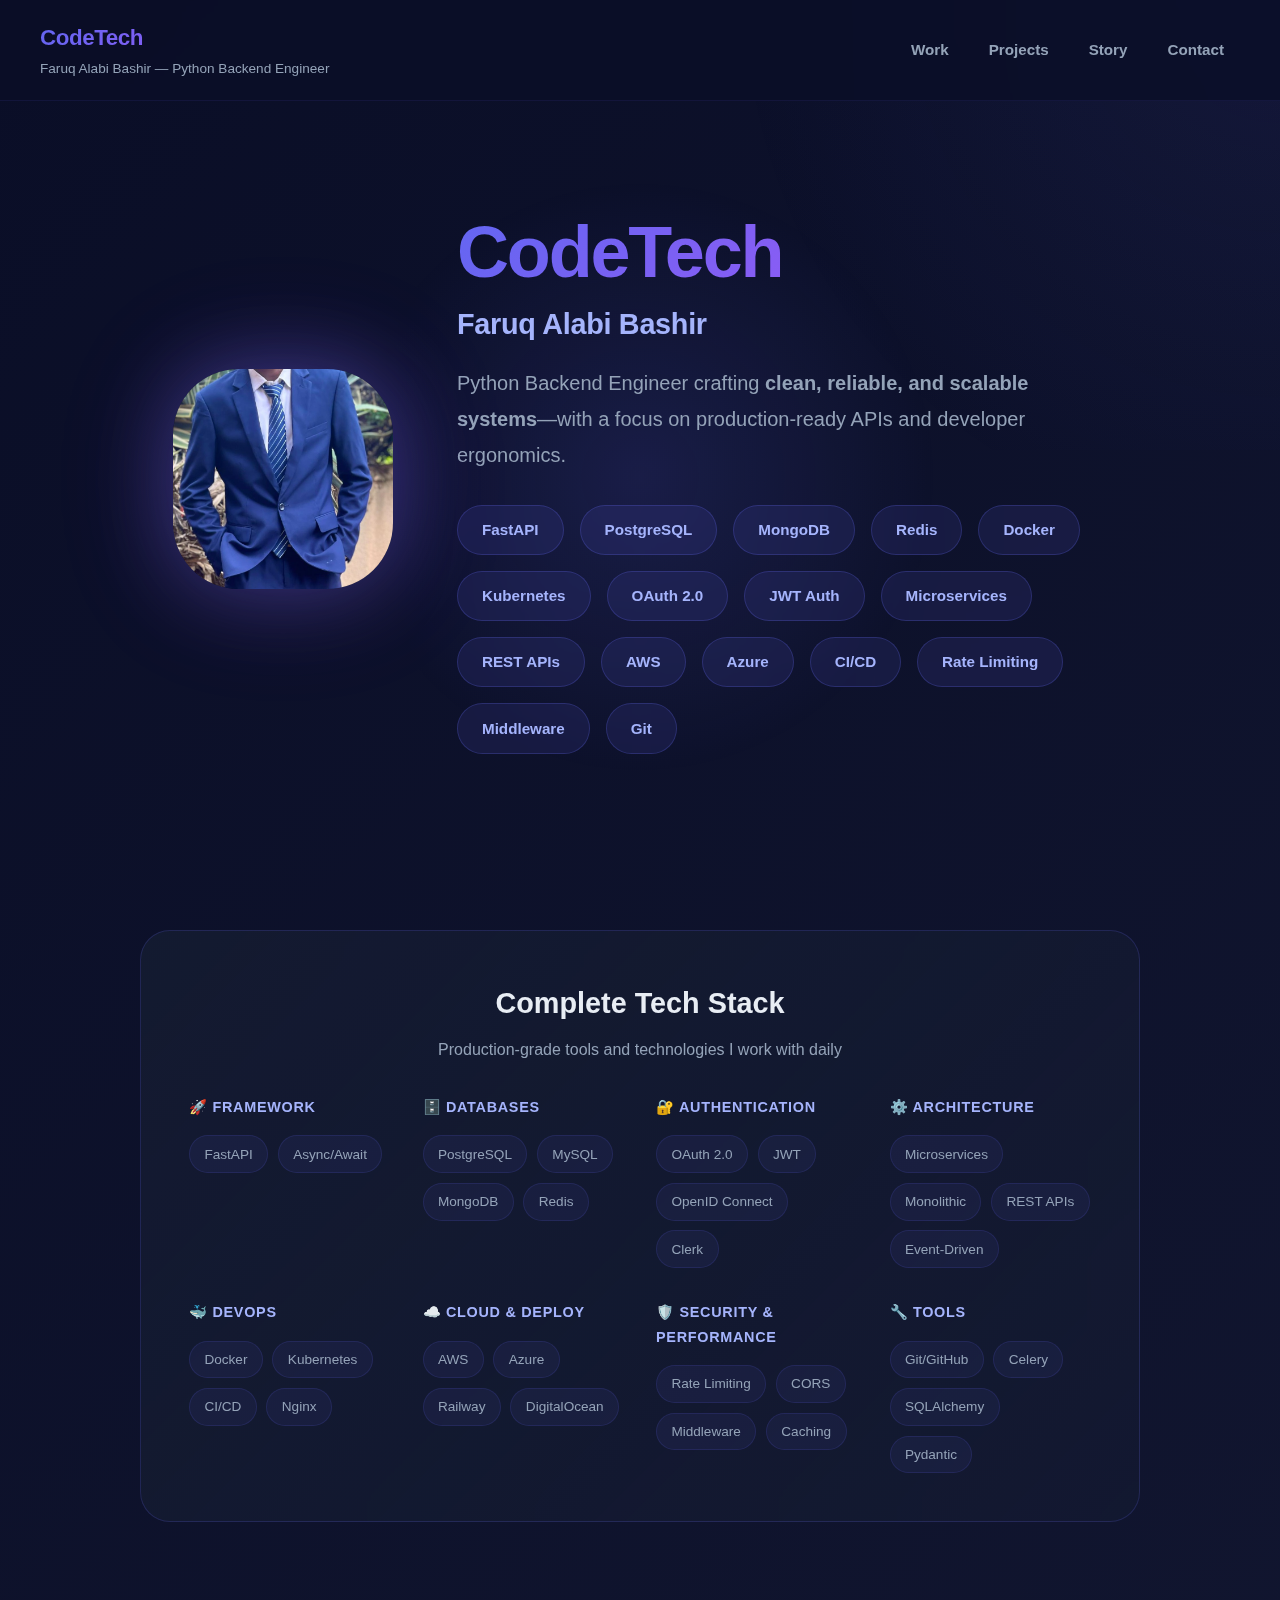
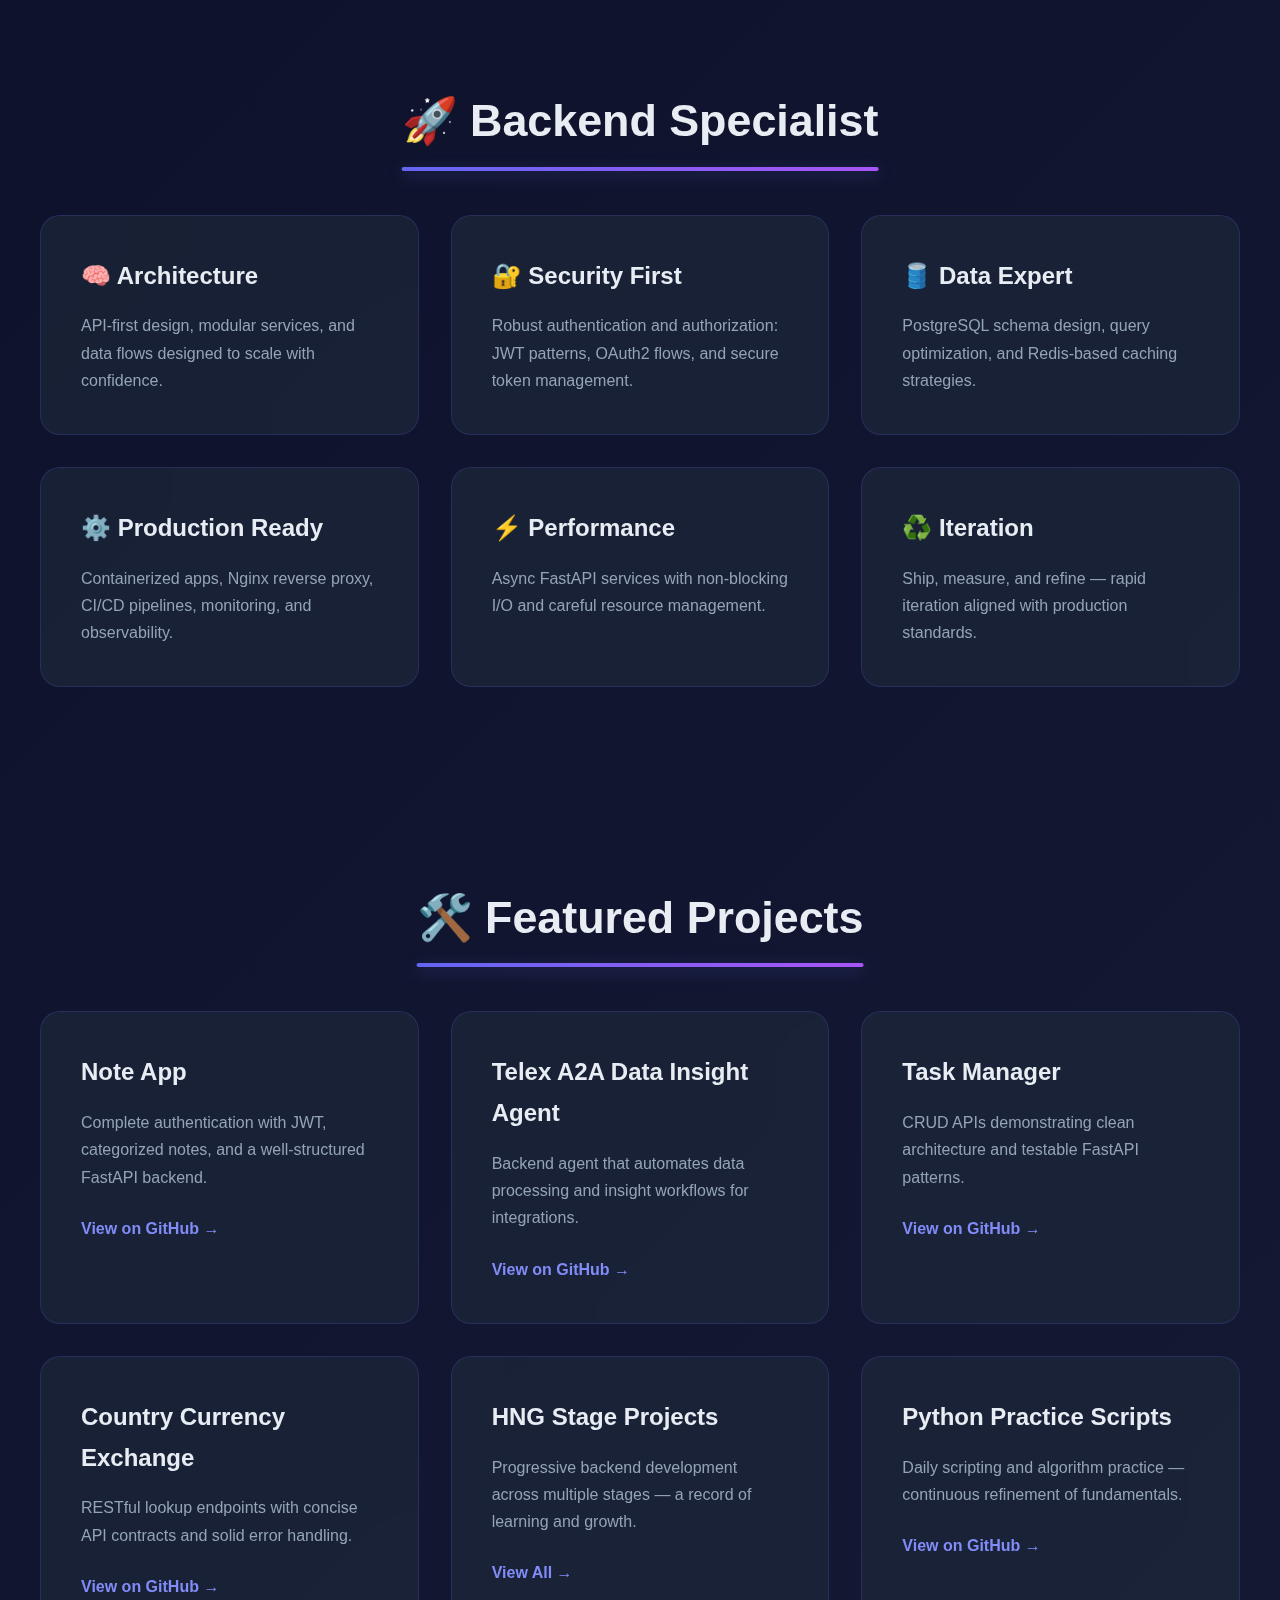
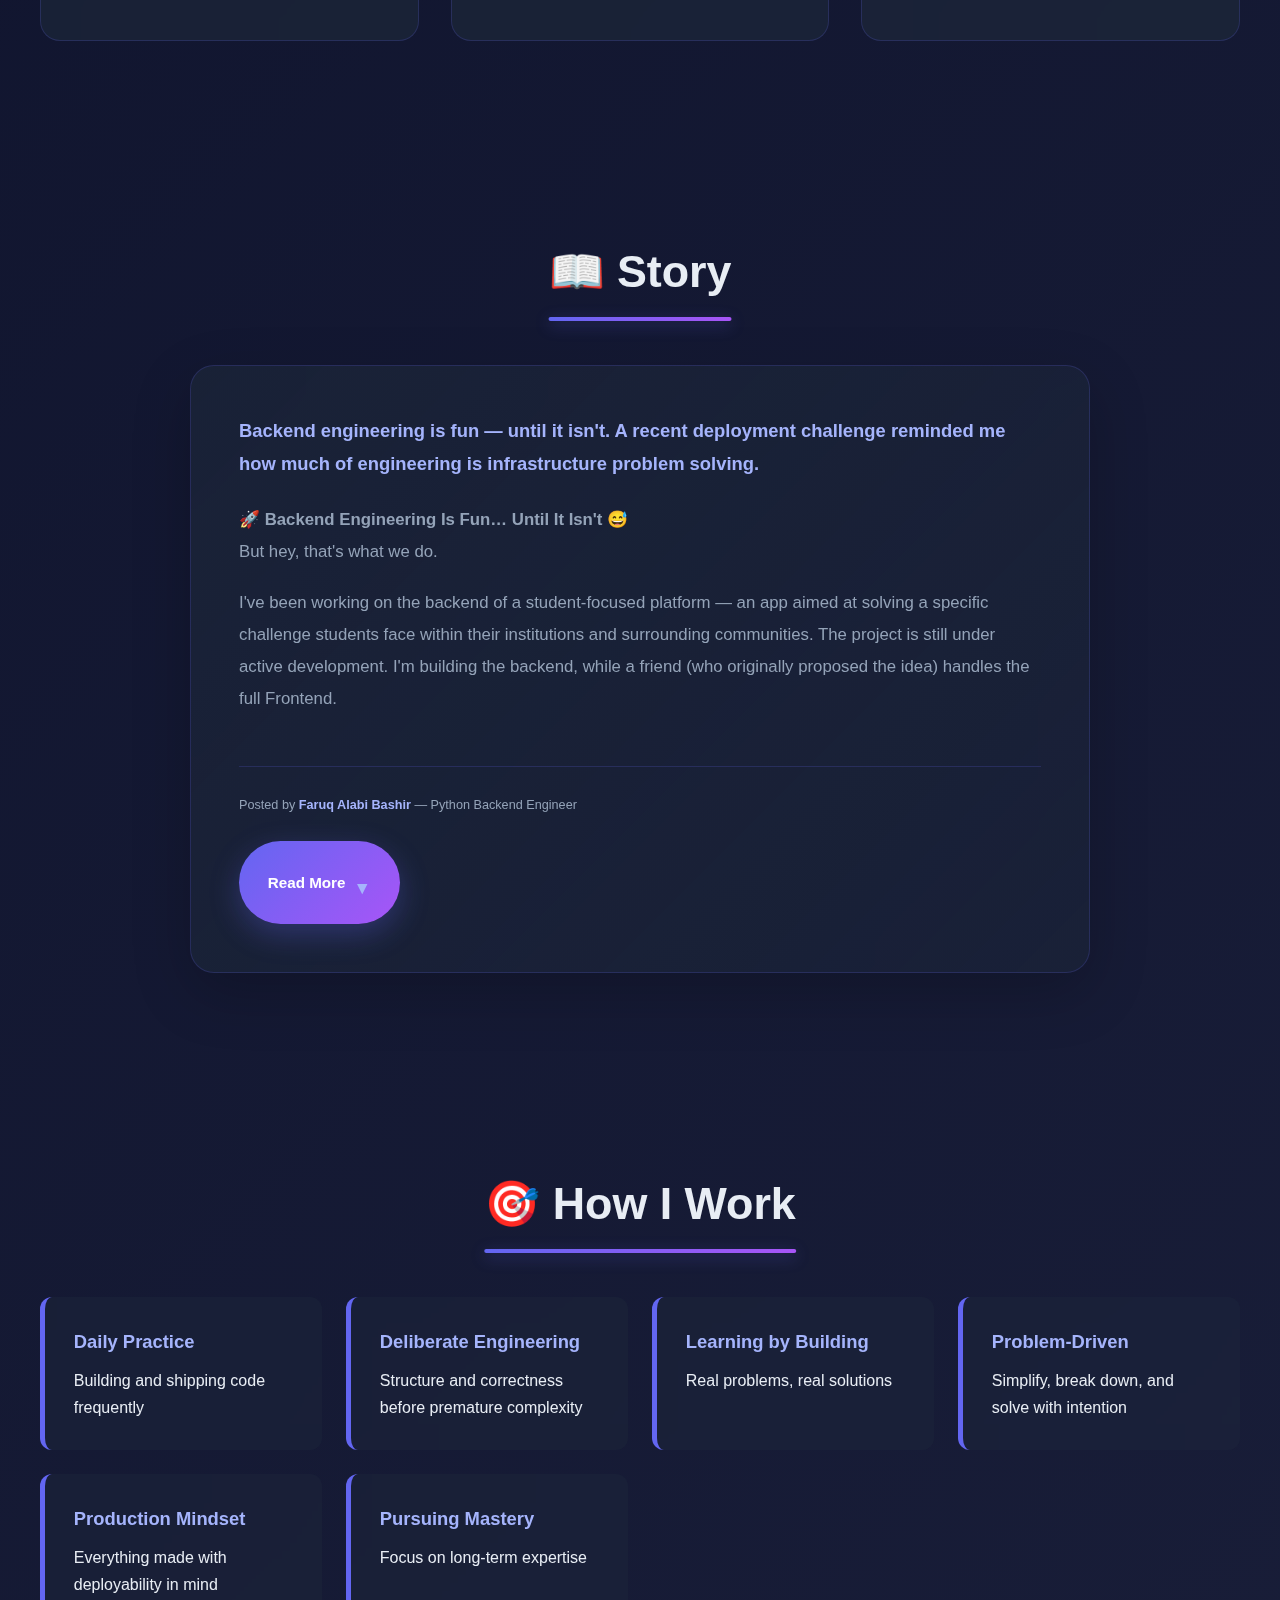
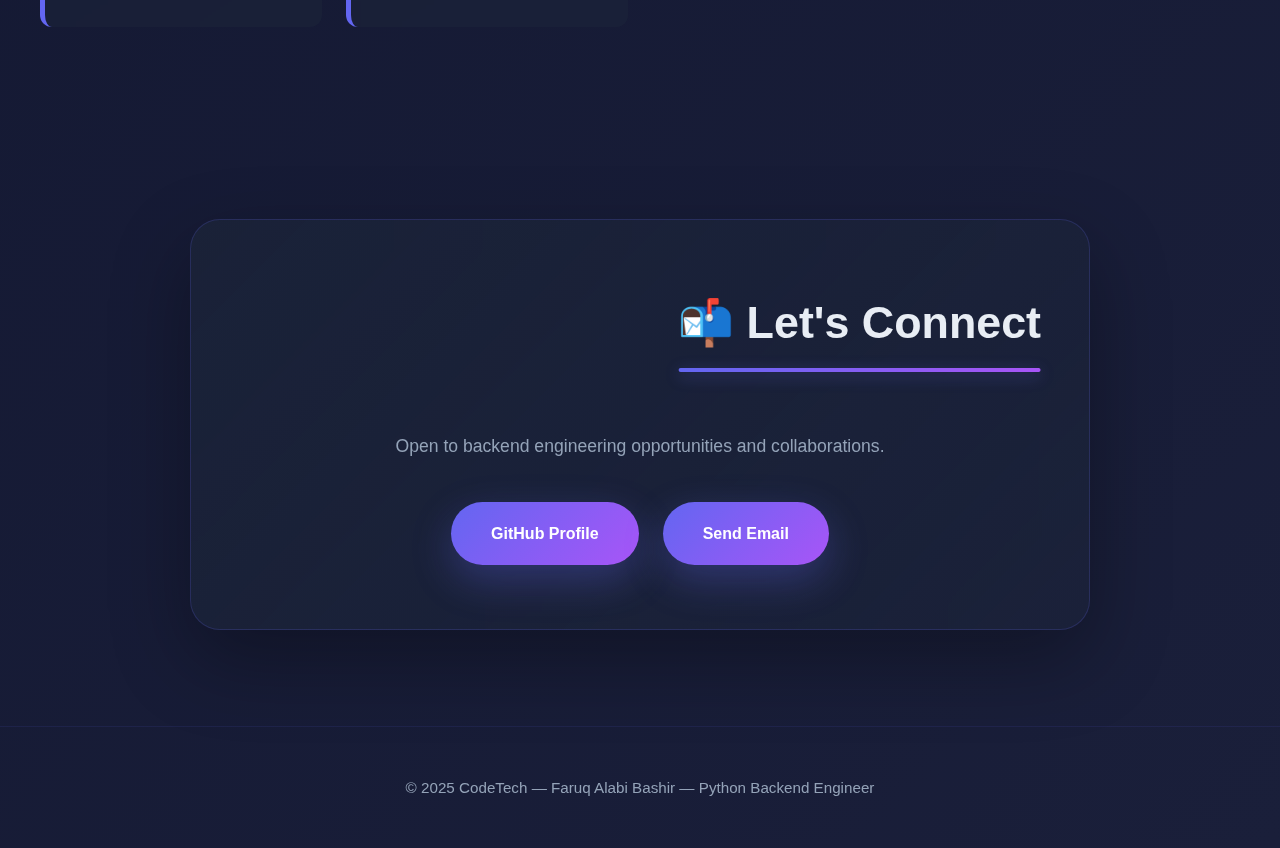
<file: index.html>
<!DOCTYPE html>
<html lang="en">
<head>
  <meta charset="UTF-8">
  <meta name="viewport" content="width=device-width, initial-scale=1.0">
  <title>CodeTech — Faruq Alabi Bashir — Backend Engineer</title>
  <meta name="description" content="CodeTech — Faruq Alabi Bashir — Python backend engineer focused on building clean, reliable, and scalable systems (FastAPI, PostgreSQL, Redis, Docker).">
  <link rel="stylesheet" href="/index.css">
</head>

<body>
  <header class="site-header">
    <div class="container header-inner">
      <div class="brand">
        <h1 class="brand-title">CodeTech</h1>
        <p class="brand-sub">Faruq Alabi Bashir — Python Backend Engineer</p>
      </div>
      <nav class="nav">
        <a href="#work" class="nav-link">Work</a>
        <a href="#projects" class="nav-link">Projects</a>
        <a href="#story" class="nav-link">Story</a>
        <a href="#contact" class="nav-link">Contact</a>
      </nav>
    </div>
  </header>

  <main>
    <section class="hero">
      <div class="container hero-inner">
        <div class="profile-wrapper">
          <img src="/image.png" alt="Faruq Alabi Bashir — profile photo" class="profile-image">
        </div>

        <div class="hero-copy">
          <h2 class="hero-title">CodeTech</h2>
          <p class="hero-name">Faruq Alabi Bashir</p>
          <p class="hero-subtitle">Python Backend Engineer crafting <strong>clean, reliable, and scalable systems</strong>—with a focus on production-ready APIs and developer ergonomics.</p>

          <div class="hero-tags">
            <span class="tag">FastAPI</span>
            <span class="tag">PostgreSQL</span>
            <span class="tag">MongoDB</span>
            <span class="tag">Redis</span>
            <span class="tag">Docker</span>
            <span class="tag">Kubernetes</span>
            <span class="tag">OAuth 2.0</span>
            <span class="tag">JWT Auth</span>
            <span class="tag">Microservices</span>
            <span class="tag">REST APIs</span>
            <span class="tag">AWS</span>
            <span class="tag">Azure</span>
            <span class="tag">CI/CD</span>
            <span class="tag">Rate Limiting</span>
            <span class="tag">Middleware</span>
            <span class="tag">Git</span>
          </div>
        </div>
      </div>
    </section>

    <div class="container">
      <div class="tech-stack-section">
        <h3 style="text-align: center; font-size: 1.8rem; font-weight: 800; color: var(--text-primary); margin-bottom: 0.5rem;">Complete Tech Stack</h3>
        <p style="text-align: center; color: var(--text-muted); margin-bottom: 2rem;">Production-grade tools and technologies I work with daily</p>
        
        <div class="tech-categories">
          <div class="tech-category">
            <h4>🚀 Framework</h4>
            <div class="tech-list">
              <span class="tech-item">FastAPI</span>
              <span class="tech-item">Async/Await</span>
            </div>
          </div>

          <div class="tech-category">
            <h4>🗄️ Databases</h4>
            <div class="tech-list">
              <span class="tech-item">PostgreSQL</span>
              <span class="tech-item">MySQL</span>
              <span class="tech-item">MongoDB</span>
              <span class="tech-item">Redis</span>
            </div>
          </div>

          <div class="tech-category">
            <h4>🔐 Authentication</h4>
            <div class="tech-list">
              <span class="tech-item">OAuth 2.0</span>
              <span class="tech-item">JWT</span>
              <span class="tech-item">OpenID Connect</span>
              <span class="tech-item">Clerk</span>
            </div>
          </div>

          <div class="tech-category">
            <h4>⚙️ Architecture</h4>
            <div class="tech-list">
              <span class="tech-item">Microservices</span>
              <span class="tech-item">Monolithic</span>
              <span class="tech-item">REST APIs</span>
              <span class="tech-item">Event-Driven</span>
            </div>
          </div>

          <div class="tech-category">
            <h4>🐳 DevOps</h4>
            <div class="tech-list">
              <span class="tech-item">Docker</span>
              <span class="tech-item">Kubernetes</span>
              <span class="tech-item">CI/CD</span>
              <span class="tech-item">Nginx</span>
            </div>
          </div>

          <div class="tech-category">
            <h4>☁️ Cloud & Deploy</h4>
            <div class="tech-list">
              <span class="tech-item">AWS</span>
              <span class="tech-item">Azure</span>
              <span class="tech-item">Railway</span>
              <span class="tech-item">DigitalOcean</span>
            </div>
          </div>

          <div class="tech-category">
            <h4>🛡️ Security & Performance</h4>
            <div class="tech-list">
              <span class="tech-item">Rate Limiting</span>
              <span class="tech-item">CORS</span>
              <span class="tech-item">Middleware</span>
              <span class="tech-item">Caching</span>
            </div>
          </div>

          <div class="tech-category">
            <h4>🔧 Tools</h4>
            <div class="tech-list">
              <span class="tech-item">Git/GitHub</span>
              <span class="tech-item">Celery</span>
              <span class="tech-item">SQLAlchemy</span>
              <span class="tech-item">Pydantic</span>
            </div>
          </div>
        </div>
      </div>
    </div>

    <section id="work" class="container section">
      <h2 class="section-title">🚀 Backend Specialist</h2>

      <div class="identity-grid">
        <article class="identity-card">
          <h3>🧠 Architecture</h3>
          <p>API-first design, modular services, and data flows designed to scale with confidence.</p>
        </article>

        <article class="identity-card">
          <h3>🔐 Security First</h3>
          <p>Robust authentication and authorization: JWT patterns, OAuth2 flows, and secure token management.</p>
        </article>

        <article class="identity-card">
          <h3>🛢️ Data Expert</h3>
          <p>PostgreSQL schema design, query optimization, and Redis-based caching strategies.</p>
        </article>

        <article class="identity-card">
          <h3>⚙️ Production Ready</h3>
          <p>Containerized apps, Nginx reverse proxy, CI/CD pipelines, monitoring, and observability.</p>
        </article>

        <article class="identity-card">
          <h3>⚡ Performance</h3>
          <p>Async FastAPI services with non-blocking I/O and careful resource management.</p>
        </article>

        <article class="identity-card">
          <h3>♻️ Iteration</h3>
          <p>Ship, measure, and refine — rapid iteration aligned with production standards.</p>
        </article>
      </div>
    </section>

    <section id="projects" class="container section">
      <h2 class="section-title">🛠️ Featured Projects</h2>

      <div class="projects-grid">
        <div class="project-card">
          <h3>Note App</h3>
          <p>Complete authentication with JWT, categorized notes, and a well-structured FastAPI backend.</p>
          <a href="https://github.com/MR-RITZY/note-app" class="project-link">View on GitHub →</a>
        </div>

        <div class="project-card">
          <h3>Telex A2A Data Insight Agent</h3>
          <p>Backend agent that automates data processing and insight workflows for integrations.</p>
          <a href="https://github.com/MR-RITZY/HNG-13-Stage-3-backend-Telex-A2A-Data-Insight-Agent-" class="project-link">View on GitHub →</a>
        </div>

        <div class="project-card">
          <h3>Task Manager</h3>
          <p>CRUD APIs demonstrating clean architecture and testable FastAPI patterns.</p>
          <a href="https://github.com/MR-RITZY/task_manager" class="project-link">View on GitHub →</a>
        </div>

        <div class="project-card">
          <h3>Country Currency Exchange</h3>
          <p>RESTful lookup endpoints with concise API contracts and solid error handling.</p>
          <a href="https://github.com/MR-RITZY/country-currency-and-exchange" class="project-link">View on GitHub →</a>
        </div>

        <div class="project-card">
          <h3>HNG Stage Projects</h3>
          <p>Progressive backend development across multiple stages — a record of learning and growth.</p>
          <a href="https://github.com/MR-RITZY" class="project-link">View All →</a>
        </div>

        <div class="project-card">
          <h3>Python Practice Scripts</h3>
          <p>Daily scripting and algorithm practice — continuous refinement of fundamentals.</p>
          <a href="https://github.com/MR-RITZY/my_python_practice_scripts" class="project-link">View on GitHub →</a>
        </div>
      </div>
    </section>

    <section id="story" class="container section">
      <h2 class="section-title">📖 Story</h2>

      <article class="story-card">
        <p class="story-intro">Backend engineering is fun — until it isn't. A recent deployment challenge reminded me how much of engineering is infrastructure problem solving.</p>

        <div class="story-body">
          <p>🚀 <strong>Backend Engineering Is Fun… Until It Isn't 😅</strong><br>But hey, that's what we do.</p>

          <p>I've been working on the backend of a student-focused platform — an app aimed at solving a specific challenge students face within their institutions and surrounding communities. The project is still under active development. I'm building the backend, while a friend (who originally proposed the idea) handles the full Frontend.</p>

          <div class="story-expandable" id="storyContent">
            <p>Recently, I implemented a Celery worker to handle background tasks — one of which is sending verification emails during user onboarding. Simple and straightforward… until deployment entered the chat.</p>

            <span>🧩 Challenge 1: SMTP on Railway</span>

            <p>I deployed the backend components in stages on Railway so the frontend and backend could progress in sync.</p>
            
            <p><strong>I discovered something crucial:</strong></p>

            <p>👉 Railway blocks SMTP ports for users on the Free/Hobby tier.<br><br>
            That broke my original FastAPI-Mail via SMTP set-up.<br>
            No email → No user verification → No onboarding → No app.</p>

            <span>🧩 Challenge 2: Switching to Resend</span>

            <p>Since Railway recommended Resend as their most compatible email API service provider, I switched to Resend.</p>
            
            <p><strong>Here's the twist:</strong></p>

            <p>Resend only allows sending emails from verified domains, which we don't have yet.</p>

            <p>Their testing domain (@resend.dev) can only send emails to your own email — the same email address used to register the account.</p>

            <p>Our entire user creation and onboarding flow relies on email verification for security reasons (authenticity, preventing scams, etc.), so you can imagine how limiting that was.</p>

            <span>😅 The Reality of Backend Work</span>

            <p>This part drained me for a moment.<br>
            But backend engineering is truly:<br><br>
            <strong>20% building features, 80% solving unpredictable infrastructure problems.</strong><br>
            And that's exactly where the fun is.</p>

            <span>🔧 The Way Forward</span>

            <p>We've now set up a temporary workaround to keep development moving. In parallel, we're preparing all the proper production needs: domain acquisition, proper email infrastructure, stable hosting, and everything else required for a secured, production-ready system.</p>

            <p>Once that's all in place, we drop the workaround and plug in the solid, scalable email flow we originally designed.</p>

            <p><strong>That's the life of a backend engineer:</strong><br>
            Fix it. Patch it. Adapt it. Deploy it.<br>
            And keep the project moving — no matter what the stack throws at you.</p>
          </div>

          <footer class="story-meta">
            <small>Posted by <strong>Faruq Alabi Bashir</strong> — Python Backend Engineer</small>
          </footer>

          <button class="read-more-btn" onclick="toggleStory(this)">
            Read More <span class="arrow">▼</span>
          </button>
        </div>
      </article>

      <script>
        function toggleStory(btn) {
          const content = document.getElementById('storyContent');
          const arrow = btn.querySelector('.arrow');
          
          if (content.classList.contains('expanded')) {
            content.classList.remove('expanded');
            btn.classList.remove('expanded');
            btn.innerHTML = 'Read More <span class="arrow">▼</span>';
            btn.scrollIntoView({ behavior: 'smooth', block: 'nearest' });
          } else {
            content.classList.add('expanded');
            btn.classList.add('expanded');
            btn.innerHTML = 'Read Less <span class="arrow">▼</span>';
          }
        }
      </script>
    </section>

    <section class="container section">
      <h2 class="section-title">🎯 How I Work</h2>

      <ul class="principles-list">
        <li class="principle-item"><strong>Daily Practice</strong>Building and shipping code frequently</li>
        <li class="principle-item"><strong>Deliberate Engineering</strong>Structure and correctness before premature complexity</li>
        <li class="principle-item"><strong>Learning by Building</strong>Real problems, real solutions</li>
        <li class="principle-item"><strong>Problem-Driven</strong>Simplify, break down, and solve with intention</li>
        <li class="principle-item"><strong>Production Mindset</strong>Everything made with deployability in mind</li>
        <li class="principle-item"><strong>Pursuing Mastery</strong>Focus on long-term expertise</li>
      </ul>
    </section>

    <section id="contact" class="container section">
      <div class="contact-section">
        <h2 class="section-title">📬 Let's Connect</h2>
        <p class="muted">Open to backend engineering opportunities and collaborations.</p>

        <div class="contact-links">
          <a href="https://github.com/MR-RITZY" class="contact-btn"><span>GitHub Profile</span></a>
          <a href="mailto:faruqbashir608@gmail.com" class="contact-btn"><span>Send Email</span></a>
        </div>
      </div>
    </section>
  </main>

  <footer class="site-footer">
    <div class="container">
      &copy; 2025 CodeTech — Faruq Alabi Bashir — Python Backend Engineer
    </div>
  </footer>
</body>
</html>
</file>
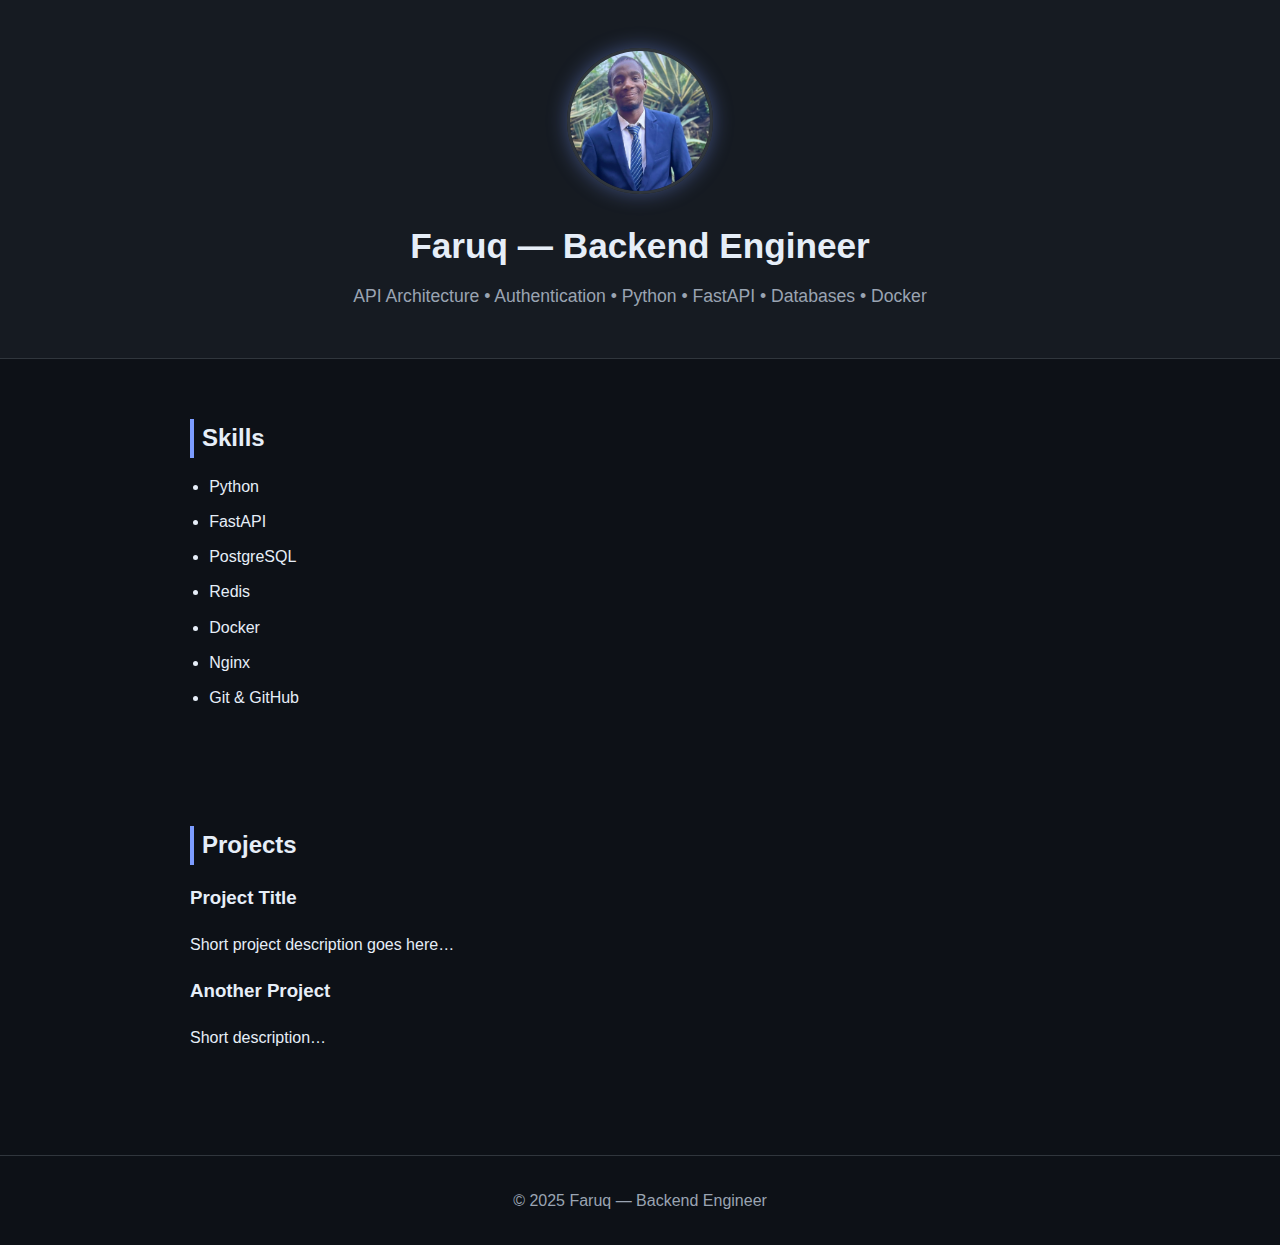
<file: src/my_portfolio_web/static/index.html>
<!DOCTYPE html>
<html lang="en">
<head>
    <meta charset="UTF-8">
    <meta name="viewport" content="width=device-width, initial-scale=1.0">
    <title>Faruq | Backend Engineer</title>
    <link rel="stylesheet" href="index.css">
</head>
<body>
    <header class="header">
        <div class="profile-container">
            <img src="image.png" alt="Faruq Profile" class="profile-image">
        </div>
        <h1 class="title">Faruq — Backend Engineer</h1>
        <p class="subtitle">API Architecture • Authentication • Python • FastAPI • Databases • Docker</p>
    </header>

    <section class="section">
        <h2>Skills</h2>
        <ul class="skill-list">
            <li>Python</li>
            <li>FastAPI</li>
            <li>PostgreSQL</li>
            <li>Redis</li>
            <li>Docker</li>
            <li>Nginx</li>
            <li>Git & GitHub</li>
        </ul>
    </section>

    <section class="section">
        <h2>Projects</h2>
        <div class="project">
            <h3>Project Title</h3>
            <p>Short project description goes here…</p>
        </div>
        <div class="project">
            <h3>Another Project</h3>
            <p>Short description…</p>
        </div>
    </section>

    <footer class="footer">
        &copy; 2025 Faruq — Backend Engineer
    </footer>
</body>
</html>
</file>
<file: index.css>
* {
    box-sizing: border-box;
    margin: 0;
    padding: 0;
}

:root {
    --bg-deep: #0a0e27;
    --bg-mid: #1a1f3a;
    --glass: rgba(30, 41, 59, 0.6);
    --glass-border: rgba(99, 102, 241, 0.2);
    --text-primary: #e8edf4;
    --text-muted: #94a3b8;
    --text-accent: #a5b4fc;
    --accent-1: #6366f1;
    --accent-2: #a855f7;
    --accent-3: #ec4899;
}

body {
    font-family: -apple-system, BlinkMacSystemFont, 'Segoe UI', Roboto, Oxygen, Ubuntu, Cantarell, sans-serif;
    background: linear-gradient(135deg, var(--bg-deep) 0%, var(--bg-mid) 100%);
    color: var(--text-primary);
    line-height: 1.7;
    overflow-x: hidden;
    position: relative;
}

body::before {
    content: '';
    position: fixed;
    top: -50%;
    right: -50%;
    width: 100%;
    height: 100%;
    background: radial-gradient(circle, rgba(99, 102, 241, 0.08) 0%, transparent 70%);
    animation: pulse 15s ease-in-out infinite;
    pointer-events: none;
    z-index: 0;
}

@keyframes pulse {

    0%,
    100% {
        transform: translate(0, 0) scale(1);
        opacity: 0.5;
    }

    50% {
        transform: translate(-20%, 20%) scale(1.1);
        opacity: 0.3;
    }
}

.container {
    max-width: 1200px;
    margin: 0 auto;
    padding: 0 2rem;
    position: relative;
    z-index: 1;
}

/* Header */
.site-header {
    backdrop-filter: blur(20px);
    background: rgba(10, 14, 39, 0.8);
    border-bottom: 1px solid rgba(99, 102, 241, 0.1);
    position: sticky;
    top: 0;
    z-index: 100;
    transition: all 0.3s ease;
}

.header-inner {
    display: flex;
    align-items: center;
    justify-content: space-between;
    padding: 1.2rem 0;
}

.brand-title {
    font-size: 1.4rem;
    font-weight: 800;
    background: linear-gradient(135deg, var(--accent-1), var(--accent-2));
    background-clip: text;
    -webkit-text-fill-color: transparent;
    letter-spacing: -0.02em;
}

.brand-sub {
    color: var(--text-muted);
    font-size: 0.85rem;
    font-weight: 500;
}

.nav {
    display: flex;
    gap: 0.5rem;
}

.nav-link {
    color: var(--text-muted);
    text-decoration: none;
    padding: 0.6rem 1rem;
    border-radius: 10px;
    font-weight: 600;
    font-size: 0.95rem;
    transition: all 0.3s ease;
    position: relative;
}

.nav-link:hover {
    color: var(--text-primary);
    background: rgba(99, 102, 241, 0.1);
    transform: translateY(-2px);
}

/* Hero Section */
.hero {
    min-height: 85vh;
    display: flex;
    align-items: center;
    padding: 5rem 0;
    position: relative;
}

.hero::before {
    content: '';
    position: absolute;
    top: 10%;
    left: 50%;
    transform: translateX(-50%);
    width: 600px;
    height: 600px;
    background: radial-gradient(circle, rgba(99, 102, 241, 0.15) 0%, transparent 70%);
    pointer-events: none;
    animation: float 8s ease-in-out infinite;
}

@keyframes float {

    0%,
    100% {
        transform: translateX(-50%) translateY(0);
    }

    50% {
        transform: translateX(-50%) translateY(-20px);
    }
}

.hero-inner {
    display: flex;
    gap: 4rem;
    align-items: center;
    justify-content: center;
    flex-wrap: wrap;
    position: relative;
    z-index: 1;
}

.profile-wrapper {
    position: relative;
    animation: floatProfile 4s ease-in-out infinite;
}

@keyframes floatProfile {

    0%,
    100% {
        transform: translateY(0) rotate(0deg);
    }

    50% {
        transform: translateY(-15px) rotate(2deg);
    }
}

.profile-image {
    width: 220px;
    height: 220px;
    border-radius: 30%;
    object-fit: cover;
    o
    border: 5px solid rgba(99, 102, 241, 0.3);
    box-shadow:
        0 0 80px rgba(99, 102, 241, 0.4),
        0 0 120px rgba(168, 85, 247, 0.2),
        0 20px 60px rgba(0, 0, 0, 0.3);
    transition: all 0.4s ease;
    position: relative;
}

.profile-image:hover {
    transform: scale(1.08) rotate(-3deg);
    border-color: rgba(168, 85, 247, 0.5);
}

.hero-copy {
    max-width: 650px;
}

.hero-title {
    font-size: clamp(2.5rem, 6vw, 4.5rem);
    font-weight: 900;
    margin-bottom: 0.5rem;
    background: linear-gradient(135deg, var(--accent-1) 0%, var(--accent-2) 50%, var(--accent-3) 100%);
    background-clip: text;
    -webkit-text-fill-color: transparent;
    background-size: 200% 200%;
    animation: gradientShift 8s ease infinite;
    line-height: 1.1;
    letter-spacing: -0.03em;
}

.hero-name {
    font-size: clamp(1.3rem, 3vw, 1.8rem);
    font-weight: 700;
    color: var(--text-accent);
    margin-bottom: 1rem;
    letter-spacing: -0.01em;
}

@keyframes gradientShift {

    0%,
    100% {
        background-position: 0% 50%;
    }

    50% {
        background-position: 100% 50%;
    }
}

.hero-subtitle {
    color: var(--text-muted);
    font-size: clamp(1.05rem, 2vw, 1.25rem);
    margin-bottom: 2rem;
    line-height: 1.8;
}

.hero-tags {
    display: flex;
    flex-wrap: wrap;
    gap: 1rem;
}

.tag {
    padding: 0.7rem 1.5rem;
    background: rgba(99, 102, 241, 0.12);
    border: 1px solid rgba(99, 102, 241, 0.25);
    border-radius: 50px;
    color: var(--text-accent);
    font-weight: 600;
    font-size: 0.95rem;
    transition: all 0.3s ease;
    backdrop-filter: blur(10px);
}

.tag:hover {
    background: rgba(99, 102, 241, 0.2);
    border-color: rgba(99, 102, 241, 0.5);
    transform: translateY(-3px);
    box-shadow: 0 10px 25px rgba(99, 102, 241, 0.2);
}

/* Tech Stack Section */
.tech-stack-section {
    background: linear-gradient(135deg, rgba(30, 41, 59, 0.4) 0%, rgba(30, 41, 59, 0.2) 100%);
    backdrop-filter: blur(20px);
    border-radius: 30px;
    padding: 3rem;
    border: 1px solid var(--glass-border);
    margin: 4rem auto;
    max-width: 1000px;
}

.tech-categories {
    display: grid;
    grid-template-columns: repeat(auto-fit, minmax(200px, 1fr));
    gap: 2rem;
    margin-top: 2rem;
}

.tech-category h4 {
    color: var(--text-accent);
    font-size: 0.9rem;
    font-weight: 700;
    text-transform: uppercase;
    letter-spacing: 0.05em;
    margin-bottom: 1rem;
    display: flex;
    align-items: center;
    gap: 0.5rem;
}

.tech-list {
    display: flex;
    flex-wrap: wrap;
    gap: 0.6rem;
}

.tech-item {
    padding: 0.4rem 0.9rem;
    background: rgba(99, 102, 241, 0.08);
    border: 1px solid rgba(99, 102, 241, 0.15);
    border-radius: 20px;
    color: var(--text-muted);
    font-size: 0.85rem;
    font-weight: 500;
    transition: all 0.3s ease;
}

.tech-item:hover {
    background: rgba(99, 102, 241, 0.15);
    border-color: rgba(99, 102, 241, 0.3);
    color: var(--text-accent);
    transform: translateY(-2px);
}

/* Sections */
.section {
    padding: 6rem 0;
}

.section-title {
    font-size: clamp(2rem, 4vw, 2.8rem);
    font-weight: 800;
    text-align: center;
    margin-bottom: 3.5rem;
    position: relative;
    display: inline-block;
    left: 50%;
    transform: translateX(-50%);
}

.section-title::after {
    content: '';
    position: absolute;
    bottom: -12px;
    left: 0;
    width: 100%;
    height: 4px;
    background: linear-gradient(90deg, var(--accent-1), var(--accent-2));
    border-radius: 4px;
    box-shadow: 0 4px 15px rgba(99, 102, 241, 0.4);
}

/* Identity Cards */
.identity-grid {
    display: grid;
    gap: 2rem;
    grid-template-columns: repeat(auto-fit, minmax(300px, 1fr));
}

.identity-card {
    background: var(--glass);
    backdrop-filter: blur(20px);
    border-radius: 20px;
    padding: 2.5rem;
    border: 1px solid var(--glass-border);
    transition: all 0.4s cubic-bezier(0.4, 0, 0.2, 1);
    position: relative;
    overflow: hidden;
}

.identity-card::before {
    content: '';
    position: absolute;
    top: 0;
    left: 0;
    width: 100%;
    height: 100%;
    background: linear-gradient(135deg, rgba(99, 102, 241, 0.1) 0%, transparent 100%);
    opacity: 0;
    transition: opacity 0.4s ease;
}

.identity-card:hover::before {
    opacity: 1;
}

.identity-card:hover {
    transform: translateY(-10px) scale(1.02);
    box-shadow:
        0 30px 80px rgba(99, 102, 241, 0.25),
        0 0 0 1px rgba(99, 102, 241, 0.4);
    border-color: rgba(99, 102, 241, 0.5);
}

.identity-card h3 {
    color: var(--text-primary);
    margin-bottom: 1rem;
    font-size: 1.5rem;
    font-weight: 700;
}

.identity-card p {
    color: var(--text-muted);
    font-size: 1rem;
    line-height: 1.7;
}

/* Projects Grid */
.projects-grid {
    display: grid;
    gap: 2rem;
    grid-template-columns: repeat(auto-fit, minmax(340px, 1fr));
}

.project-card {
    background: var(--glass);
    backdrop-filter: blur(20px);
    border-radius: 20px;
    padding: 2.5rem;
    border: 1px solid var(--glass-border);
    transition: all 0.4s cubic-bezier(0.4, 0, 0.2, 1);
    position: relative;
    overflow: hidden;
}

.project-card::before {
    content: '';
    position: absolute;
    top: 0;
    left: 0;
    width: 100%;
    height: 5px;
    background: linear-gradient(90deg, var(--accent-1), var(--accent-2), var(--accent-3));
    transform: scaleX(0);
    transform-origin: left;
    transition: transform 0.4s ease;
}

.project-card:hover::before {
    transform: scaleX(1);
}

.project-card:hover {
    transform: translateY(-10px);
    box-shadow:
        0 30px 80px rgba(99, 102, 241, 0.3),
        0 0 0 1px rgba(99, 102, 241, 0.4);
    border-color: rgba(99, 102, 241, 0.5);
}

.project-card h3 {
    color: var(--text-primary);
    margin-bottom: 1rem;
    font-size: 1.5rem;
    font-weight: 700;
}

.project-card p {
    color: var(--text-muted);
    font-size: 1rem;
    margin-bottom: 1.5rem;
    line-height: 1.7;
}

.project-link {
    color: #818cf8;
    font-weight: 700;
    text-decoration: none;
    display: inline-flex;
    align-items: center;
    gap: 0.5rem;
    transition: all 0.3s ease;
}

.project-link:hover {
    color: var(--text-accent);
    gap: 0.8rem;
}

/* Story Section */
.story-card {
    background: linear-gradient(135deg, rgba(30, 41, 59, 0.6) 0%, rgba(30, 41, 59, 0.4) 100%);
    backdrop-filter: blur(20px);
    padding: 3rem;
    border-radius: 24px;
    border: 1px solid var(--glass-border);
    max-width: 900px;
    margin: 0 auto;
    box-shadow: 0 20px 60px rgba(0, 0, 0, 0.2);
}

.story-intro {
    color: var(--text-accent);
    margin-bottom: 1.5rem;
    font-weight: 600;
    font-size: 1.15rem;
    line-height: 1.8;
}

.story-body p {
    margin-bottom: 1.2rem;
    color: var(--text-muted);
    font-size: 1.05rem;
    line-height: 1.9;
}

.story-body span {
    display: block;
    color: var(--text-accent);
    font-weight: 700;
    font-size: 1.1rem;
    margin-top: 1.5rem;
    margin-bottom: 0.8rem;
}

.story-expandable {
    max-height: 0;
    overflow: hidden;
    transition: max-height 0.5s ease-out;
}

.story-expandable.expanded {
    max-height: 3000px;
    transition: max-height 0.8s ease-in;
}

.read-more-btn {
    display: inline-flex;
    align-items: center;
    gap: 0.5rem;
    margin-top: 1.5rem;
    padding: 0.8rem 1.8rem;
    background: linear-gradient(135deg, var(--accent-1), var(--accent-2));
    color: white;
    border: none;
    border-radius: 50px;
    font-weight: 700;
    font-size: 0.95rem;
    cursor: pointer;
    transition: all 0.3s ease;
    box-shadow: 0 10px 30px rgba(99, 102, 241, 0.3);
}

.read-more-btn:hover {
    transform: translateY(-3px);
    box-shadow: 0 15px 40px rgba(99, 102, 241, 0.5);
}

.read-more-btn .arrow {
    transition: transform 0.3s ease;
}

.read-more-btn.expanded .arrow {
    transform: rotate(180deg);
}

.story-meta {
    margin-top: 2rem;
    padding-top: 1.5rem;
    border-top: 1px solid rgba(99, 102, 241, 0.2);
    color: var(--text-muted);
    font-size: 0.95rem;
}

.story-meta strong {
    color: var(--text-accent);
}

/* Principles */
.principles-list {
    display: grid;
    grid-template-columns: repeat(auto-fit, minmax(280px, 1fr));
    gap: 1.5rem;
    list-style: none;
}

.principle-item {
    padding: 1.8rem;
    border-left: 5px solid var(--accent-1);
    background: rgba(30, 41, 59, 0.4);
    backdrop-filter: blur(10px);
    border-radius: 12px;
    transition: all 0.3s ease;
}

.principle-item:hover {
    background: rgba(30, 41, 59, 0.6);
    border-left-width: 8px;
    transform: translateX(8px);
    box-shadow: 0 10px 30px rgba(99, 102, 241, 0.2);
}

.principle-item strong {
    display: block;
    color: var(--text-accent);
    margin-bottom: 0.6rem;
    font-size: 1.15rem;
}

/* Contact Section */
.contact-section {
    max-width: 900px;
    margin: 0 auto;
    text-align: center;
    padding: 4rem 3rem;
    border-radius: 30px;
    background: linear-gradient(135deg, rgba(30, 41, 59, 0.5) 0%, rgba(30, 41, 59, 0.3) 100%);
    backdrop-filter: blur(20px);
    border: 1px solid var(--glass-border);
    box-shadow: 0 30px 80px rgba(0, 0, 0, 0.3);
}

.muted {
    color: var(--text-muted);
    font-size: 1.1rem;
    margin-top: 1rem;
}

.contact-links {
    display: flex;
    gap: 1.5rem;
    justify-content: center;
    margin-top: 2.5rem;
    flex-wrap: wrap;
}

.contact-btn {
    padding: 1.1rem 2.5rem;
    border-radius: 50px;
    background: linear-gradient(135deg, var(--accent-1), var(--accent-2));
    color: white;
    font-weight: 700;
    text-decoration: none;
    font-size: 1rem;
    box-shadow: 0 15px 40px rgba(99, 102, 241, 0.3);
    transition: all 0.3s ease;
    position: relative;
    overflow: hidden;
}

.contact-btn::before {
    content: '';
    position: absolute;
    top: 0;
    left: 0;
    width: 100%;
    height: 100%;
    background: linear-gradient(135deg, var(--accent-2), var(--accent-3));
    opacity: 0;
    transition: opacity 0.3s ease;
}

.contact-btn:hover::before {
    opacity: 1;
}

.contact-btn:hover {
    transform: translateY(-4px);
    box-shadow: 0 20px 50px rgba(99, 102, 241, 0.5);
}

.contact-btn span {
    position: relative;
    z-index: 1;
}

/* Footer */
.site-footer {
    padding: 3rem 0;
    color: var(--text-muted);
    text-align: center;
    border-top: 1px solid rgba(99, 102, 241, 0.1);
    font-size: 0.95rem;
}

/* Responsive */
@media (max-width: 768px) {
    .header-inner {
        flex-direction: column;
        gap: 1rem;
        padding: 1rem 0;
    }

    .nav {
        width: 100%;
        justify-content: center;
    }

    .hero-inner {
        flex-direction: column;
        gap: 3rem;
    }

    .hero {
        min-height: auto;
        padding: 3rem 0;
    }

    .section {
        padding: 4rem 0;
    }

    .container {
        padding: 0 1.5rem;
    }

    .profile-image {
        width: 180px;
        height: 180px;
    }

    .story-card,
    .contact-section {
        padding: 2rem;
    }

    .identity-grid,
    .projects-grid {
        grid-template-columns: 1fr;
    }
}
</file>
<file: src/my_portfolio_web/static/index.css>
body {
    margin: 0;
    padding: 0;
    font-family: 'Inter', Arial, sans-serif;
    background: #0d1117;
    color: #e6eef8;
    line-height: 1.6;
}

a {
    color: #7c9cff;
    text-decoration: none;
}
a:hover {
    text-decoration: underline;
}

.header {
    text-align: center;
    padding: 3rem 1rem;
    background: #161b22;
    border-bottom: 1px solid #30363d;
}

.profile-container {
    display: flex;
    justify-content: center;
    margin-bottom: 1.5rem;
}

.profile-image {
    width: 140px;
    height: 140px;
    border-radius: 50%;
    object-fit: cover;
    object-position: top;
    border: 3px solid #30363d;
    box-shadow: 0 0 20px rgba(124,156,255,0.4);
    transition: transform 0.3s ease;
}
.profile-image:hover {
    transform: scale(1.05);
}

.title {
    font-size: 2.2rem;
    margin: 0.5rem 0;
}

.subtitle {
    font-size: 1.1rem;
    max-width: 700px;
    margin: auto;
    color: #9aa4b2;
}

.section {
    padding: 2.5rem 1.5rem;
    max-width: 900px;
    margin: auto;
}

.section h2 {
    font-size: 1.5rem;
    margin-bottom: 1rem;
    border-left: 4px solid #7c9cff;
    padding-left: 0.5rem;
}

ul {
    padding-left: 1.2rem;
}

li {
    margin-bottom: 0.6rem;
}

.project-list li {
    background: #161b22;
    border: 1px solid #30363d;
    border-radius: 8px;
    padding: 1rem;
    margin-bottom: 0.8rem;
    transition: transform 0.3s ease, box-shadow 0.3s ease;
}
.project-list li:hover {
    transform: translateY(-3px);
    box-shadow: 0 6px 20px rgba(124,156,255,0.3);
}

.footer {
    text-align: center;
    padding: 2rem 1rem;
    border-top: 1px solid #30363d;
    margin-top: 3rem;
    color: #9aa4b2;
}

@media (max-width: 768px) {
    .title {
        font-size: 1.8rem;
    }
    .subtitle {
        font-size: 1rem;
    }
}
</file>
